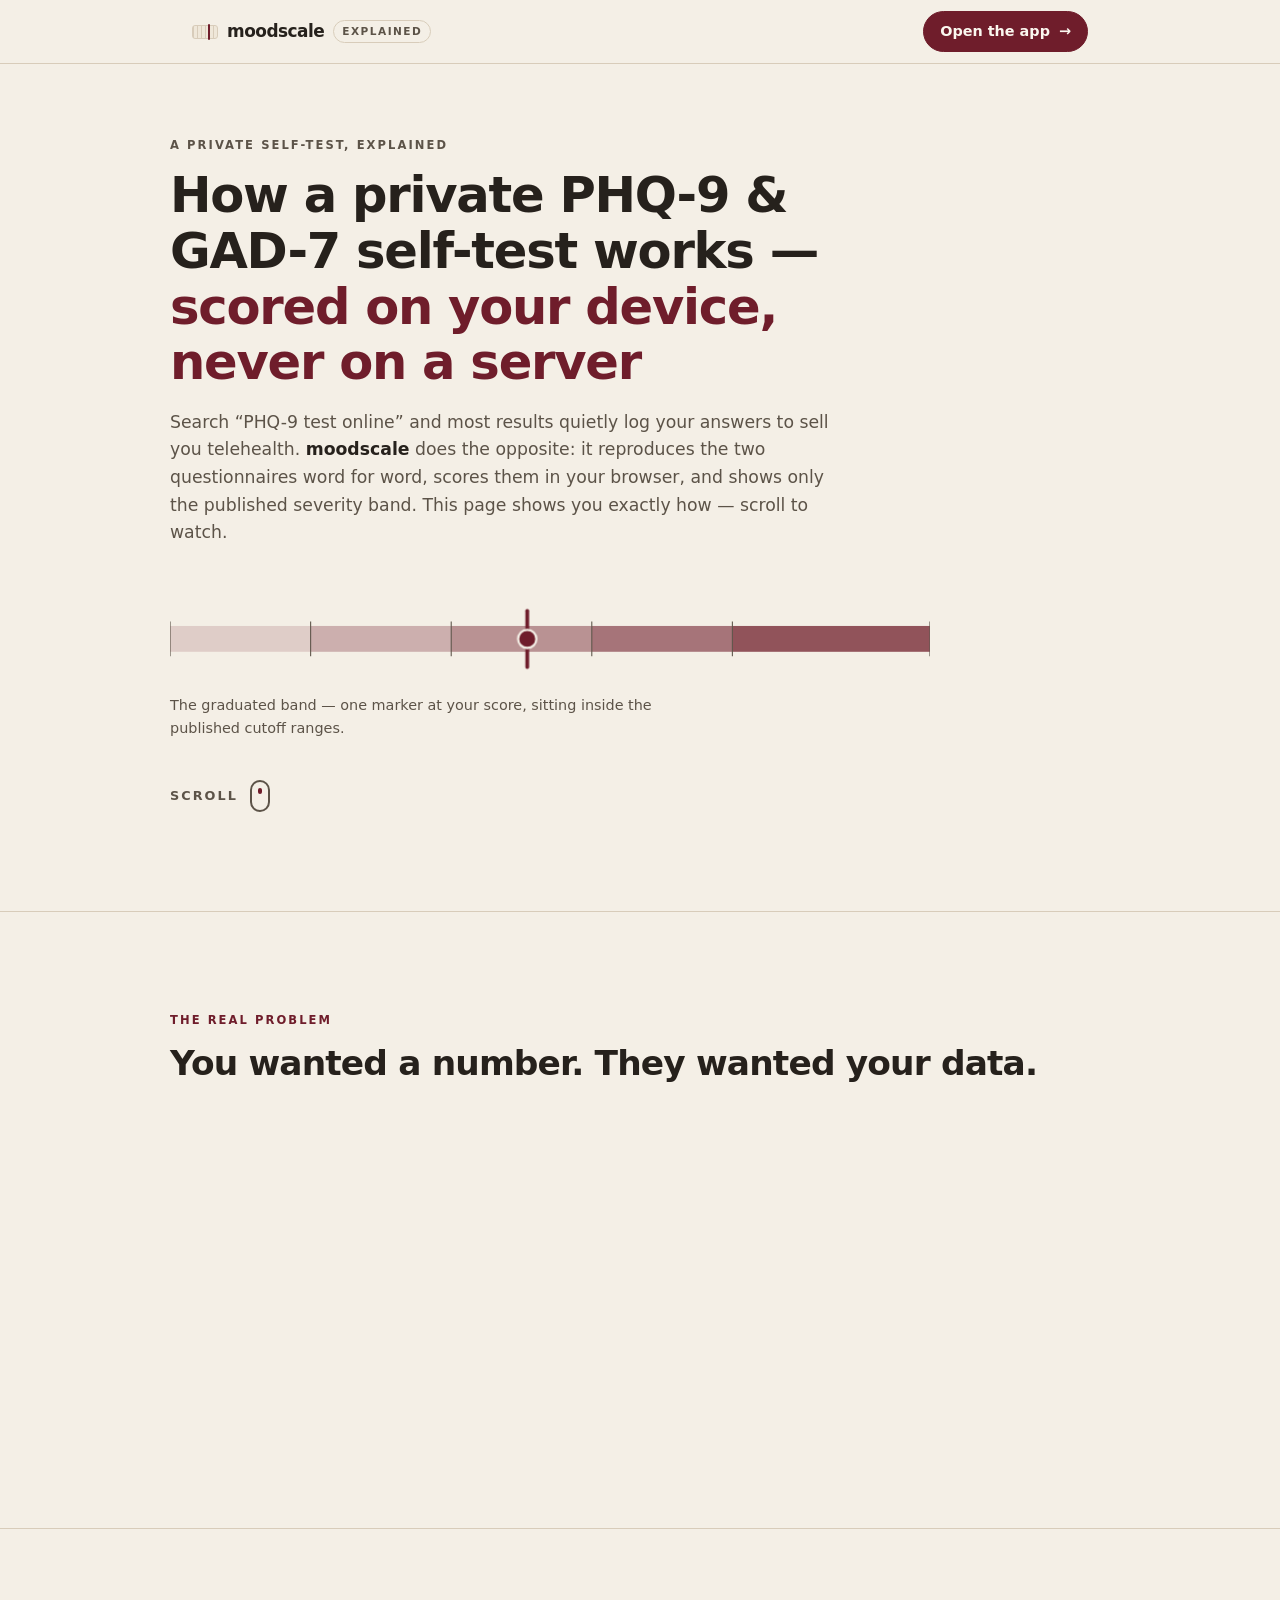
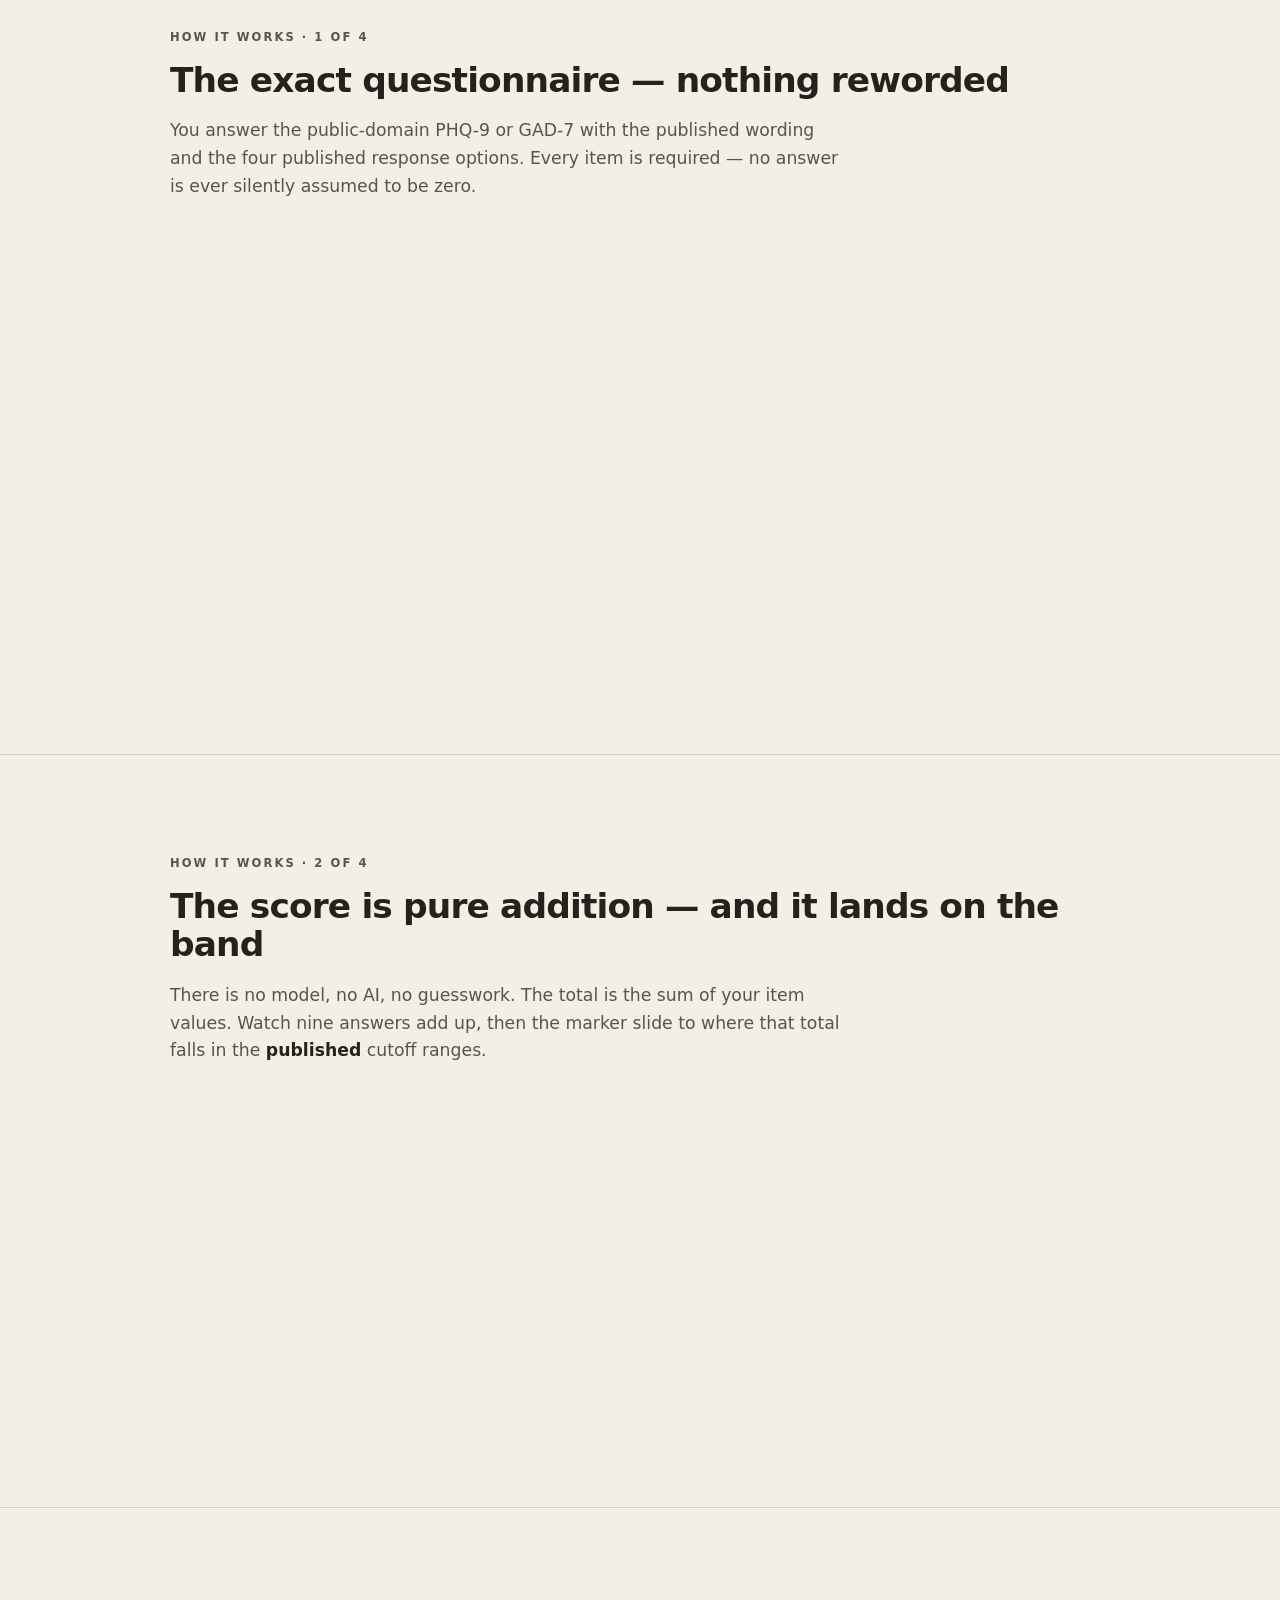
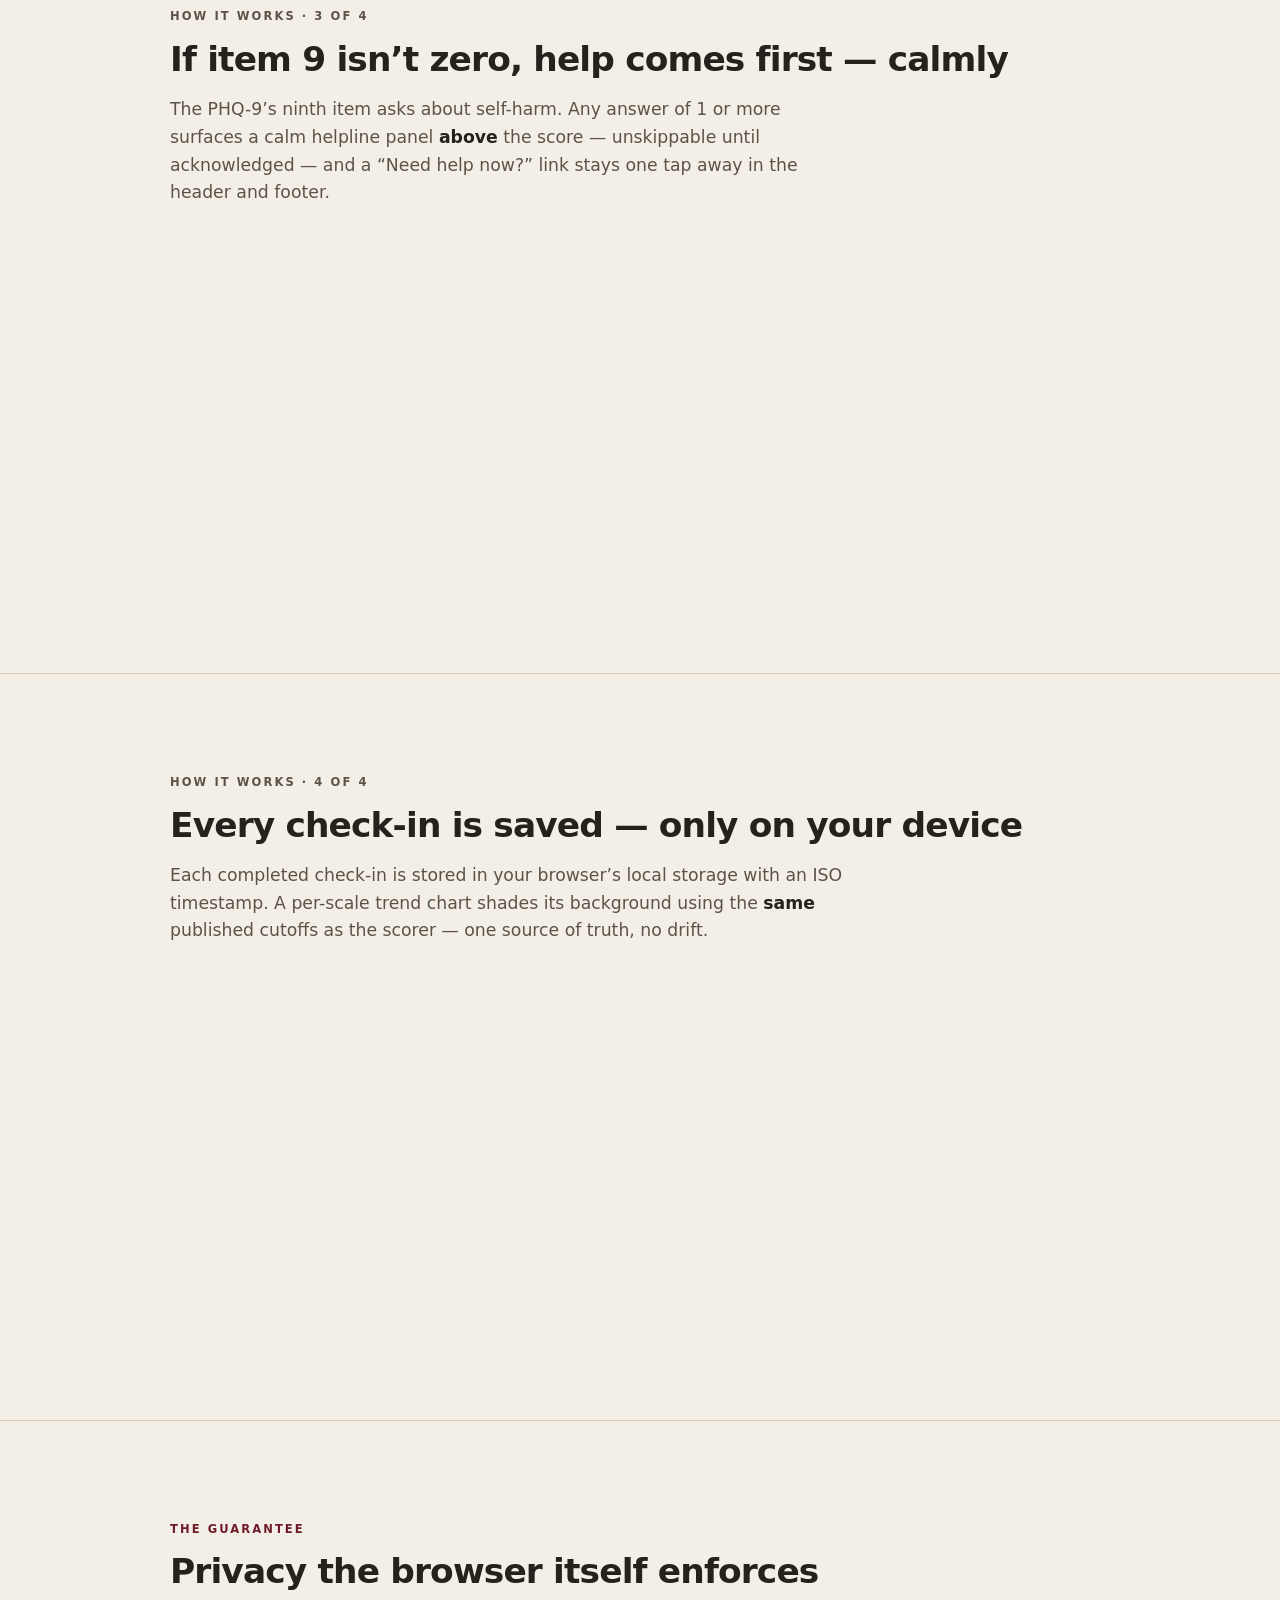
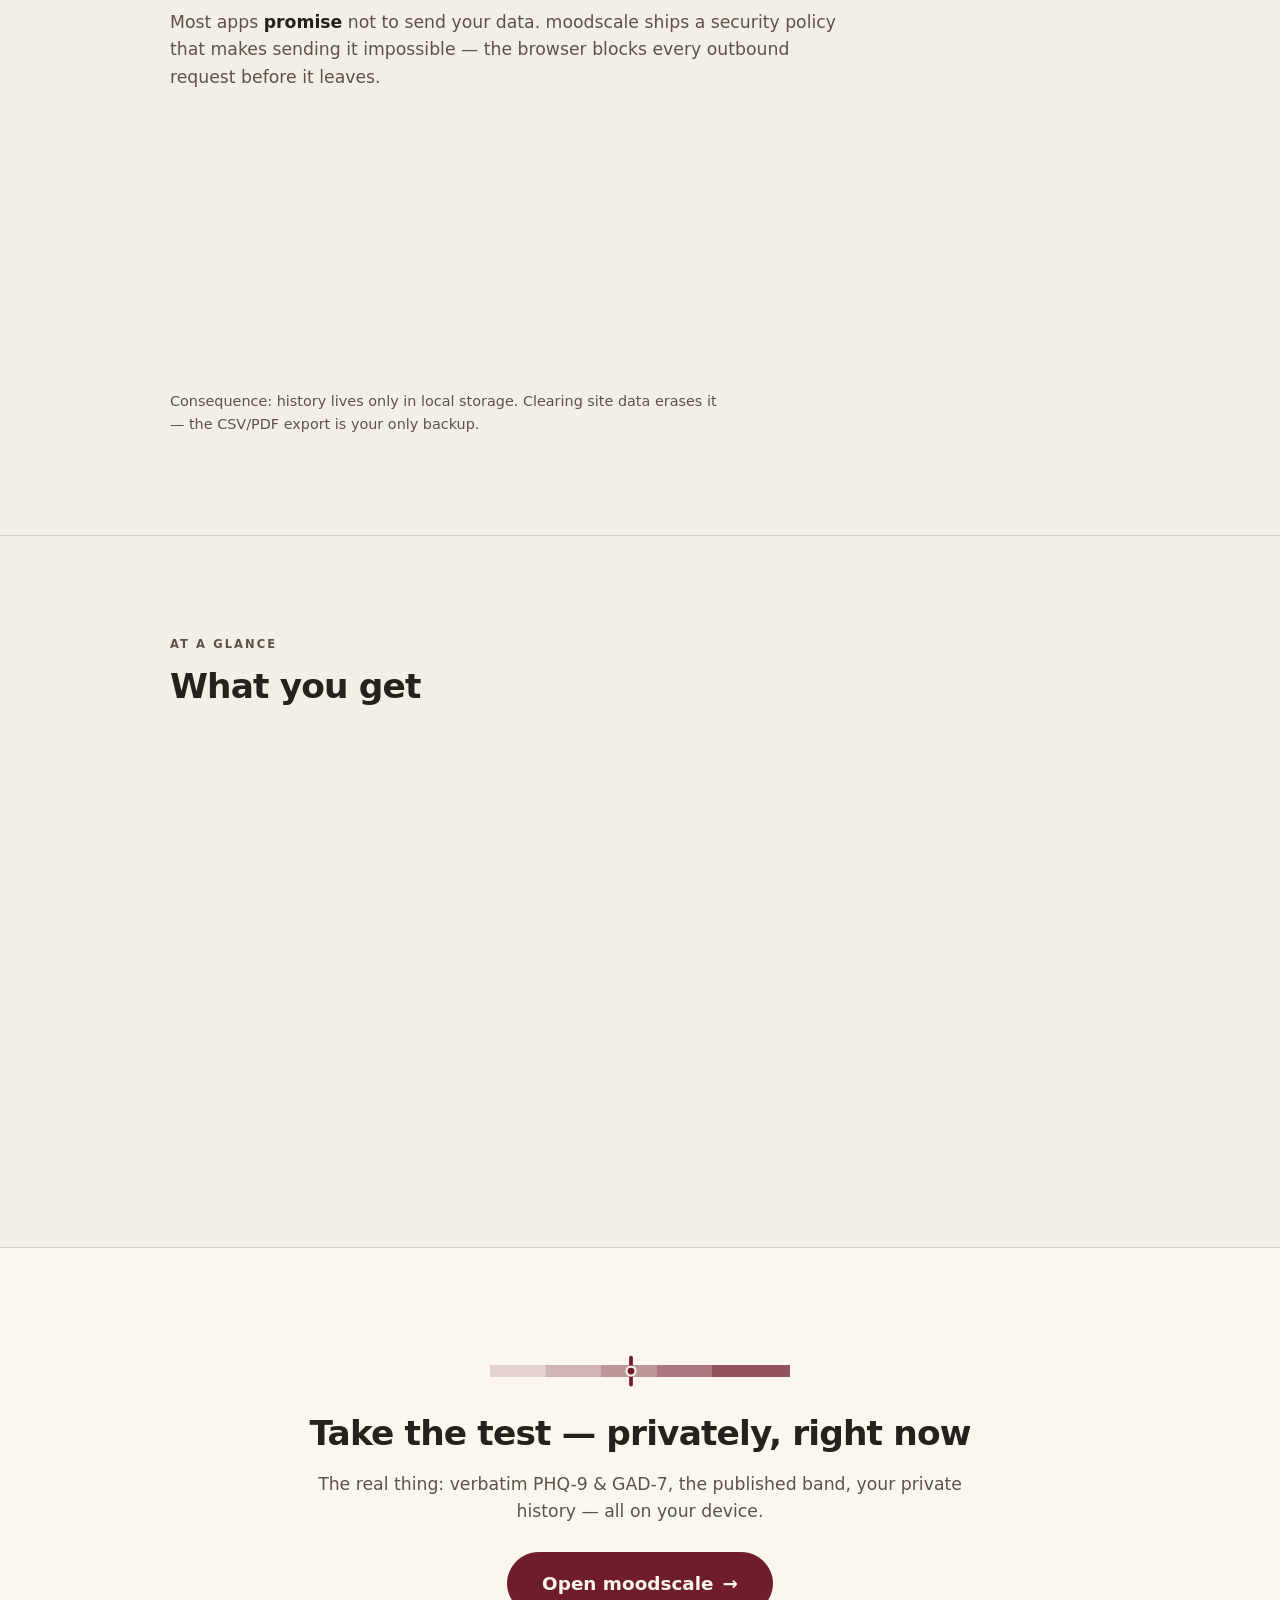
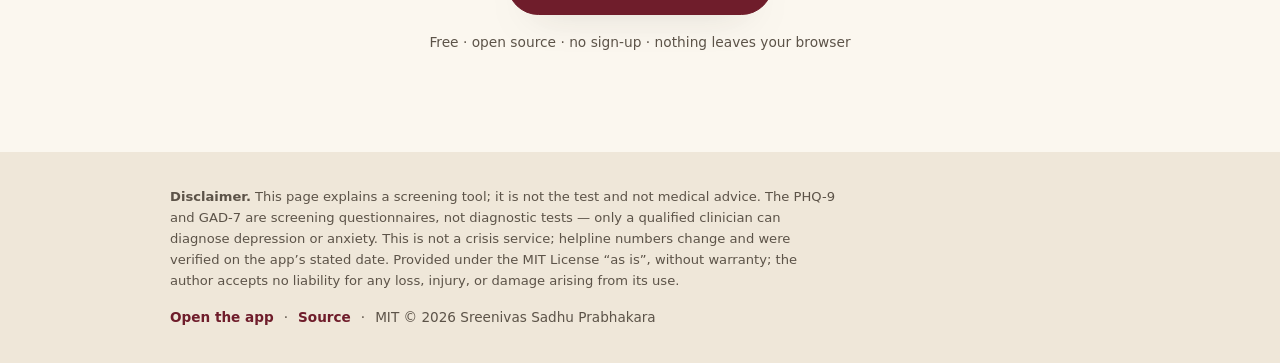
<file: index.html>
<!doctype html>
<html lang="en">
<head>
  <meta charset="utf-8">
  <meta name="viewport" content="width=device-width, initial-scale=1">
  <meta http-equiv="Content-Security-Policy" content="default-src 'self'; connect-src 'none'; img-src 'self' data:; base-uri 'none'; form-action 'none'; frame-ancestors 'none'; object-src 'none'">
  <title>moodscale explained — how a private PHQ-9 & GAD-7 self-test works</title>
  <meta name="description" content="An animated walkthrough of how moodscale scores the PHQ-9 and GAD-7 entirely in your browser: verbatim questions, the published severity band, a calm crisis panel, and a privacy guarantee the browser itself enforces.">
  <meta name="color-scheme" content="light dark">
  <link rel="canonical" href="https://sreenivas-sadhu-prabhakara.github.io/moodscale-explained/">
  <meta name="robots" content="index, follow, max-image-preview:large">
  <meta name="author" content="Sreenivas Sadhu Prabhakara">
  <meta name="keywords" content="how PHQ-9 scoring works, private mental health test explained, PHQ-9 GAD-7 severity bands, offline depression screening, connect-src none privacy, moodscale explainer, screening not diagnosis">
  <meta name="theme-color" content="#181210" media="(prefers-color-scheme: dark)">
  <meta name="theme-color" content="#F4EFE6" media="(prefers-color-scheme: light)">

  <!-- Open Graph -->
  <meta property="og:type" content="website">
  <meta property="og:site_name" content="moodscale explained">
  <meta property="og:title" content="How a private PHQ-9 & GAD-7 self-test works — moodscale explained">
  <meta property="og:description" content="An animated walkthrough: verbatim questions, the exact published severity band, a calm crisis panel, and privacy the browser itself enforces (connect-src 'none').">
  <meta property="og:url" content="https://sreenivas-sadhu-prabhakara.github.io/moodscale-explained/">
  <meta property="og:locale" content="en_US">
  <meta property="og:image" content="https://sreenivas-sadhu-prabhakara.github.io/moodscale-explained/og-image.png">
  <meta property="og:image:width" content="1200">
  <meta property="og:image:height" content="630">
  <meta property="og:image:alt" content="A graduated oxblood severity band with one score marker, over the words 'scored on your device, never on a server'.">

  <!-- Twitter -->
  <meta name="twitter:card" content="summary_large_image">
  <meta name="twitter:title" content="How a private PHQ-9 & GAD-7 self-test works — moodscale explained">
  <meta name="twitter:description" content="An animated walkthrough: verbatim questions, the exact published band, a calm crisis panel, and privacy the browser itself enforces.">
  <meta name="twitter:image" content="https://sreenivas-sadhu-prabhakara.github.io/moodscale-explained/og-image.png">
  <meta name="twitter:image:alt" content="A graduated oxblood severity band with one score marker.">

  <link rel="stylesheet" href="styles.css">
  <link rel="icon" href="favicon.svg" type="image/svg+xml">
  <link rel="apple-touch-icon" href="apple-touch-icon.png">
  <link rel="manifest" href="manifest.webmanifest">

  <!-- Structured data (data block; not affected by script-src) -->
  <script type="application/ld+json">
  {
    "@context": "https://schema.org",
    "@type": "WebApplication",
    "name": "moodscale explained",
    "description": "An animated single-page explainer of how moodscale, a private PHQ-9 and GAD-7 self-test, scores questionnaires entirely on your device and reports only the published severity band.",
    "url": "https://sreenivas-sadhu-prabhakara.github.io/moodscale-explained/",
    "applicationCategory": "HealthApplication",
    "operatingSystem": "Any (modern web browser)",
    "browserRequirements": "Requires a modern web browser.",
    "isAccessibleForFree": true,
    "offers": { "@type": "Offer", "price": "0", "priceCurrency": "USD" },
    "license": "https://opensource.org/licenses/MIT",
    "author": { "@type": "Person", "name": "Sreenivas Sadhu Prabhakara" },
    "softwareVersion": "0.1.0",
    "featureList": [
      "Animated walkthrough of PHQ-9 and GAD-7 scoring",
      "Explains the published severity bands with citations",
      "Shows how the crisis panel and helpline directory work",
      "Explains the connect-src 'none' privacy guarantee",
      "Links to the live moodscale app"
    ]
  }
  </script>
  <script type="application/ld+json">
  {
    "@context": "https://schema.org",
    "@type": "FAQPage",
    "mainEntity": [
      {
        "@type": "Question",
        "name": "How does moodscale keep my answers private?",
        "acceptedAnswer": {
          "@type": "Answer",
          "text": "The page's own Content-Security-Policy sets connect-src to 'none', so the browser physically blocks every outbound network request. Scoring runs in your browser and history is stored only in local storage. Privacy is enforced by the browser, not merely promised."
        }
      },
      {
        "@type": "Question",
        "name": "Is the PHQ-9 or GAD-7 score a diagnosis?",
        "acceptedAnswer": {
          "@type": "Answer",
          "text": "No. Both are screening questionnaires, not diagnostic tests. moodscale shows only the total and the published severity band label with a citation, and adds no interpretation. Only a qualified clinician can diagnose depression or anxiety."
        }
      },
      {
        "@type": "Question",
        "name": "What are the published PHQ-9 severity bands?",
        "acceptedAnswer": {
          "@type": "Answer",
          "text": "0-4 minimal, 5-9 mild, 10-14 moderate, 15-19 moderately severe, and 20-27 severe, from Kroenke, Spitzer & Williams (2001). GAD-7 bands are 0-4 minimal, 5-9 mild, 10-14 moderate, 15-21 severe (Spitzer et al., 2006)."
        }
      },
      {
        "@type": "Question",
        "name": "Is this explainer the app itself?",
        "acceptedAnswer": {
          "@type": "Answer",
          "text": "No. This page explains how the moodscale self-test works. To take the test, open the live app at sreenivas-sadhu-prabhakara.github.io/moodscale/."
        }
      }
    ]
  }
  </script>
</head>
<body>
  <a class="skip-link" href="#main">Skip to the explainer</a>

  <header class="topbar">
    <div class="topbar__inner">
      <span class="wordmark">
        <span class="wordmark__ruler" aria-hidden="true"></span>moodscale
        <span class="wordmark__tag">explained</span>
      </span>
      <a class="cta cta--sm" href="https://sreenivas-sadhu-prabhakara.github.io/moodscale/" rel="noopener">
        Open the app<span class="cta__arrow" aria-hidden="true">&rarr;</span>
      </a>
    </div>
  </header>

  <main id="main">

    <!-- ===================== HOOK ===================== -->
    <section class="scene scene--hook" id="hook" aria-labelledby="hookH">
      <div class="scene__inner">
        <p class="eyebrow">A private self-test, explained</p>
        <h1 id="hookH">How a private PHQ-9 &amp; GAD-7 self-test works &mdash; <span class="accent">scored on your device, never on a server</span></h1>
        <p class="lede">Search &ldquo;PHQ-9 test online&rdquo; and most results quietly log your answers to sell you telehealth. <em>moodscale</em> does the opposite: it reproduces the two questionnaires word for word, scores them in your browser, and shows only the published severity band. This page shows you exactly how &mdash; scroll to watch.</p>

        <!-- hero: the graduated band drawing itself + marker landing -->
        <figure class="hero-band" aria-hidden="true">
          <svg viewBox="0 0 1000 120" preserveAspectRatio="xMidYMid meet" class="bandsvg bandsvg--hero">
            <g class="band-seg">
              <rect x="0"   y="46" width="185" height="34" class="seg seg1"/>
              <rect x="185" y="46" width="185" height="34" class="seg seg2"/>
              <rect x="370" y="46" width="185" height="34" class="seg seg3"/>
              <rect x="555" y="46" width="185" height="34" class="seg seg4"/>
              <rect x="740" y="46" width="260" height="34" class="seg seg5"/>
            </g>
            <g class="band-ticks">
              <line x1="0" y1="40" x2="0" y2="86"/><line x1="185" y1="40" x2="185" y2="86"/>
              <line x1="370" y1="40" x2="370" y2="86"/><line x1="555" y1="40" x2="555" y2="86"/>
              <line x1="740" y1="40" x2="740" y2="86"/><line x1="1000" y1="40" x2="1000" y2="86"/>
            </g>
            <g class="marker marker--hero">
              <line x1="470" y1="26" x2="470" y2="100" class="marker__stem"/>
              <circle cx="470" cy="63" r="12" class="marker__dot"/>
            </g>
          </svg>
          <figcaption class="hero-band__cap">The graduated band &mdash; one marker at your score, sitting inside the published cutoff ranges.</figcaption>
        </figure>

        <p class="scroll-hint" aria-hidden="true"><span class="scroll-hint__word">Scroll</span><span class="scroll-hint__mouse"></span></p>
      </div>
    </section>

    <!-- ===================== THE PROBLEM ===================== -->
    <section class="scene scene--problem" id="problem" aria-labelledby="probH">
      <div class="scene__inner">
        <p class="eyebrow eyebrow--accent">The real problem</p>
        <h2 id="probH">You wanted a number. They wanted your data.</h2>
        <div class="problem-grid">
          <div class="prob-card prob-card--bad reveal">
            <p class="prob-card__label">A typical &ldquo;free online test&rdquo;</p>
            <ul class="prob-list">
              <li><span class="pip pip--x" aria-hidden="true"></span>Answers <b>posted to a server</b> as you tap</li>
              <li><span class="pip pip--x" aria-hidden="true"></span>Email gate before your score</li>
              <li><span class="pip pip--x" aria-hidden="true"></span>Ad &amp; analytics trackers loaded</li>
              <li><span class="pip pip--x" aria-hidden="true"></span>An <b>interpretation</b> it isn&rsquo;t qualified to give</li>
            </ul>
            <div class="wire wire--out" aria-hidden="true">
              <span class="wire__node">you</span>
              <span class="wire__packets"><i></i><i></i><i></i></span>
              <span class="wire__node wire__node--server">server</span>
            </div>
          </div>
          <div class="prob-card prob-card--good reveal">
            <p class="prob-card__label">moodscale</p>
            <ul class="prob-list">
              <li><span class="pip pip--check" aria-hidden="true"></span>Everything computed <b>in your browser</b></li>
              <li><span class="pip pip--check" aria-hidden="true"></span>No sign-up, no email, straight to the score</li>
              <li><span class="pip pip--check" aria-hidden="true"></span>Zero trackers &mdash; the CSP forbids them</li>
              <li><span class="pip pip--check" aria-hidden="true"></span>Only the <b>published band label</b>, cited &mdash; no advice</li>
            </ul>
            <div class="wire wire--blocked" aria-hidden="true">
              <span class="wire__node">you</span>
              <span class="wire__packets wire__packets--stopped"><i></i><i></i><i></i></span>
              <span class="wire__wall">blocked</span>
              <span class="wire__node wire__node--server">server</span>
            </div>
          </div>
        </div>
      </div>
    </section>

    <!-- ===================== STEP 1: VERBATIM QUESTIONS ===================== -->
    <section class="scene scene--how" id="how-verbatim" aria-labelledby="howVH">
      <div class="scene__inner">
        <p class="eyebrow">How it works &middot; 1 of 4</p>
        <h2 id="howVH">The exact questionnaire &mdash; nothing reworded</h2>
        <p class="scene__lede">You answer the public-domain PHQ-9 or GAD-7 with the published wording and the four published response options. Every item is required &mdash; no answer is ever silently assumed to be zero.</p>

        <div class="qdemo reveal">
          <p class="qdemo__stem">Over the last 2 weeks, how often have you been bothered by&hellip;</p>
          <p class="qdemo__item"><span class="qdemo__num">3.</span> Trouble falling or staying asleep, or sleeping too much</p>
          <div class="qdemo__opts" role="radiogroup" aria-label="Demonstration answer options (not interactive)">
            <span class="opt" style="--i:0">Not at all<span class="opt__v">0</span></span>
            <span class="opt opt--on" style="--i:1">Several days<span class="opt__v">1</span></span>
            <span class="opt" style="--i:2">More than half the days<span class="opt__v">2</span></span>
            <span class="opt" style="--i:3">Nearly every day<span class="opt__v">3</span></span>
          </div>
          <p class="qdemo__note">Public-domain wording, reproduced verbatim &mdash; response values 0&ndash;3.</p>
        </div>
      </div>
    </section>

    <!-- ===================== STEP 2: SCORING ===================== -->
    <section class="scene scene--how" id="how-score" aria-labelledby="howSH">
      <div class="scene__inner">
        <p class="eyebrow">How it works &middot; 2 of 4</p>
        <h2 id="howSH">The score is pure addition &mdash; and it lands on the band</h2>
        <p class="scene__lede">There is no model, no AI, no guesswork. The total is the sum of your item values. Watch nine answers add up, then the marker slide to where that total falls in the <em>published</em> cutoff ranges.</p>

        <div class="score-demo reveal">
          <div class="adder" aria-hidden="true">
            <span class="adder__cell" style="--d:0">1</span>
            <span class="adder__cell" style="--d:1">2</span>
            <span class="adder__cell" style="--d:2">3</span>
            <span class="adder__cell" style="--d:3">0</span>
            <span class="adder__cell" style="--d:4">1</span>
            <span class="adder__cell" style="--d:5">2</span>
            <span class="adder__cell" style="--d:6">3</span>
            <span class="adder__cell" style="--d:7">0</span>
            <span class="adder__cell" style="--d:8">1</span>
            <span class="adder__eq">=</span>
            <span class="adder__total">13</span>
          </div>

          <svg viewBox="0 0 1000 150" preserveAspectRatio="xMidYMid meet" class="bandsvg bandsvg--score" aria-hidden="true">
            <g class="band-seg">
              <rect x="0"   y="60" width="185" height="34" class="seg seg1"/>
              <rect x="185" y="60" width="185" height="34" class="seg seg2"/>
              <rect x="370" y="60" width="185" height="34" class="seg seg3"/>
              <rect x="555" y="60" width="185" height="34" class="seg seg4"/>
              <rect x="740" y="60" width="260" height="34" class="seg seg5"/>
            </g>
            <g class="band-ticks">
              <line x1="0" y1="54" x2="0" y2="100"/><line x1="185" y1="54" x2="185" y2="100"/>
              <line x1="370" y1="54" x2="370" y2="100"/><line x1="555" y1="54" x2="555" y2="100"/>
              <line x1="740" y1="54" x2="740" y2="100"/><line x1="1000" y1="54" x2="1000" y2="100"/>
            </g>
            <g class="band-labels">
              <text x="92"  y="128" class="blab">0&ndash;4</text>
              <text x="277" y="128" class="blab">5&ndash;9</text>
              <text x="462" y="128" class="blab">10&ndash;14</text>
              <text x="647" y="128" class="blab">15&ndash;19</text>
              <text x="870" y="128" class="blab">20&ndash;27</text>
            </g>
            <g class="marker marker--score">
              <line x1="0" y1="40" x2="0" y2="114" class="marker__stem"/>
              <circle cx="0" cy="77" r="12" class="marker__dot"/>
            </g>
          </svg>
          <p class="score-verdict reveal">A PHQ-9 of <b>13</b> is shown as <span class="band-chip">Moderate</span> &mdash; the published label, cited to Kroenke, Spitzer &amp; Williams (2001). <em>moodscale adds no interpretation of its own.</em></p>
        </div>
      </div>
    </section>

    <!-- ===================== STEP 3: CRISIS PANEL ===================== -->
    <section class="scene scene--how" id="how-crisis" aria-labelledby="howCH">
      <div class="scene__inner">
        <p class="eyebrow">How it works &middot; 3 of 4</p>
        <h2 id="howCH">If item 9 isn&rsquo;t zero, help comes first &mdash; calmly</h2>
        <p class="scene__lede">The PHQ-9&rsquo;s ninth item asks about self-harm. Any answer of 1 or more surfaces a calm helpline panel <em>above</em> the score &mdash; unskippable until acknowledged &mdash; and a &ldquo;Need help now?&rdquo; link stays one tap away in the header and footer.</p>

        <div class="crisis-demo reveal" role="group" aria-label="Illustration of the crisis panel">
          <div class="crisis-demo__head">
            <span class="crisis-demo__dot" aria-hidden="true"></span>
            <b>You don&rsquo;t have to face this alone</b>
          </div>
          <p class="crisis-demo__body">A directory of verified numbers &mdash; not live help. If you are in immediate danger, call your local emergency services.</p>
          <ul class="hlines">
            <li><b>Tele-MANAS</b><span>14416 / 1-800-891-4416</span></li>
            <li><b>KIRAN</b><span>1800-599-0019</span></li>
            <li><b>US 988</b><span>Suicide &amp; Crisis Lifeline</span></li>
            <li><b>Samaritans (UK/IE)</b><span>116 123</span></li>
          </ul>
          <p class="crisis-demo__ver">Each number shows the date it was verified against an official source.</p>
        </div>
      </div>
    </section>

    <!-- ===================== STEP 4: TREND ===================== -->
    <section class="scene scene--how" id="how-trend" aria-labelledby="howTH">
      <div class="scene__inner">
        <p class="eyebrow">How it works &middot; 4 of 4</p>
        <h2 id="howTH">Every check-in is saved &mdash; only on your device</h2>
        <p class="scene__lede">Each completed check-in is stored in your browser&rsquo;s local storage with an ISO timestamp. A per-scale trend chart shades its background using the <em>same</em> published cutoffs as the scorer &mdash; one source of truth, no drift.</p>

        <div class="trend-demo reveal">
          <svg viewBox="0 0 1000 320" preserveAspectRatio="xMidYMid meet" class="trendsvg" aria-hidden="true">
            <!-- band-shaded background (same cutoffs) -->
            <rect x="70" y="20"  width="900" height="52" class="tband tband5"/>
            <rect x="70" y="72"  width="900" height="52" class="tband tband4"/>
            <rect x="70" y="124" width="900" height="52" class="tband tband3"/>
            <rect x="70" y="176" width="900" height="52" class="tband tband2"/>
            <rect x="70" y="228" width="900" height="52" class="tband tband1"/>
            <g class="taxis">
              <line x1="70" y1="20" x2="70" y2="280"/>
              <line x1="70" y1="280" x2="970" y2="280"/>
              <text x="52" y="55"  class="tlab">27</text>
              <text x="52" y="185" class="tlab">14</text>
              <text x="52" y="283" class="tlab">0</text>
            </g>
            <!-- descending trend polyline -->
            <polyline class="tline" points="150,96 330,150 510,140 690,206 870,244"/>
            <g class="tdots">
              <circle cx="150" cy="96"  r="7" style="--d:0"/>
              <circle cx="330" cy="150" r="7" style="--d:1"/>
              <circle cx="510" cy="140" r="7" style="--d:2"/>
              <circle cx="690" cy="206" r="7" style="--d:3"/>
              <circle cx="870" cy="244" r="7" style="--d:4"/>
            </g>
          </svg>
          <p class="trend-demo__cap">Raw scores over time, ready to print or export as CSV for your clinician. Trend lines carry measurement error &mdash; they are not a measure of treatment response.</p>
        </div>
      </div>
    </section>

    <!-- ===================== PRIVACY GUARANTEE ===================== -->
    <section class="scene scene--privacy" id="privacy" aria-labelledby="privH">
      <div class="scene__inner">
        <p class="eyebrow eyebrow--accent">The guarantee</p>
        <h2 id="privH">Privacy the browser itself enforces</h2>
        <p class="scene__lede">Most apps <em>promise</em> not to send your data. moodscale ships a security policy that makes sending it impossible &mdash; the browser blocks every outbound request before it leaves.</p>

        <div class="csp-card reveal">
          <code class="csp-code">connect-src <span class="csp-none">'none'</span></code>
          <p class="csp-card__say">No fetch. No XHR. No WebSocket. No analytics beacon. No CDN. No external font.</p>
          <div class="csp-anim" aria-hidden="true">
            <span class="csp-anim__from">your answers</span>
            <span class="csp-anim__try"><i></i><i></i><i></i></span>
            <span class="csp-anim__shield">
              <svg viewBox="0 0 24 24" width="26" height="26"><path d="M12 2 4 5v6c0 5 3.5 8.5 8 11 4.5-2.5 8-6 8-11V5z" fill="none" stroke="currentColor" stroke-width="1.8" stroke-linejoin="round"/><path d="m8.5 12 2.4 2.4L15.8 9.5" fill="none" stroke="currentColor" stroke-width="1.8" stroke-linecap="round" stroke-linejoin="round"/></svg>
            </span>
            <span class="csp-anim__net">the network</span>
          </div>
        </div>
        <p class="csp-foot">Consequence: history lives only in local storage. Clearing site data erases it &mdash; the CSV/PDF export is your only backup.</p>
      </div>
    </section>

    <!-- ===================== FEATURE TOUR ===================== -->
    <section class="scene scene--tour" id="tour" aria-labelledby="tourH">
      <div class="scene__inner">
        <p class="eyebrow">At a glance</p>
        <h2 id="tourH">What you get</h2>
        <ul class="tour-grid">
          <li class="tour-card reveal">
            <span class="tour-ic" aria-hidden="true">
              <svg viewBox="0 0 32 20"><rect x="1" y="8" width="30" height="4" rx="1" class="ic-band"/><line x1="20" y1="3" x2="20" y2="17" class="ic-mark"/><circle cx="20" cy="10" r="3" class="ic-dot"/></svg>
            </span>
            <h3>Two validated instruments</h3>
            <p>PHQ-9 (depression) and GAD-7 (anxiety), verbatim, with the four published options.</p>
          </li>
          <li class="tour-card reveal">
            <span class="tour-ic" aria-hidden="true">
              <svg viewBox="0 0 32 20"><text x="16" y="15" text-anchor="middle" class="ic-num">13</text></svg>
            </span>
            <h3>Published band only</h3>
            <p>The exact severity label, cited to the source paper. No advice, no interpretation.</p>
          </li>
          <li class="tour-card reveal">
            <span class="tour-ic" aria-hidden="true">
              <svg viewBox="0 0 32 20"><path d="M16 3 8 5.5v4.5c0 3.2 3 5.6 8 7 5-1.4 8-3.8 8-7V5.5z" fill="none" class="ic-shield"/></svg>
            </span>
            <h3>Calm crisis panel</h3>
            <p>Item-9 safety handling with a verified helpline directory, always one tap away.</p>
          </li>
          <li class="tour-card reveal">
            <span class="tour-ic" aria-hidden="true">
              <svg viewBox="0 0 32 20"><polyline points="3,15 11,9 18,11 29,4" fill="none" class="ic-line"/></svg>
            </span>
            <h3>Private history &amp; trend</h3>
            <p>Every check-in saved locally, charted against the same published cutoffs.</p>
          </li>
          <li class="tour-card reveal">
            <span class="tour-ic" aria-hidden="true">
              <svg viewBox="0 0 32 20"><rect x="8" y="2" width="16" height="16" rx="2" fill="none" class="ic-sheet"/><line x1="11" y1="7" x2="21" y2="7" class="ic-rule"/><line x1="11" y1="11" x2="21" y2="11" class="ic-rule"/><line x1="11" y1="15" x2="17" y2="15" class="ic-rule"/></svg>
            </span>
            <h3>Clinician handoff</h3>
            <p>A clean print-to-PDF sheet and an RFC-4180 CSV export of your full history.</p>
          </li>
          <li class="tour-card reveal">
            <span class="tour-ic" aria-hidden="true">
              <svg viewBox="0 0 32 20"><circle cx="16" cy="10" r="7" fill="none" class="ic-globe"/><line x1="9" y1="10" x2="23" y2="10" class="ic-rule"/><path d="M16 3c3 2 3 12 0 14M16 3c-3 2-3 12 0 14" fill="none" class="ic-globe"/><line x1="4" y1="4" x2="28" y2="16" class="ic-slash"/></svg>
            </span>
            <h3>Works fully offline</h3>
            <p>No network, no accounts, no tracking &mdash; open it once and it keeps working.</p>
          </li>
        </ul>
      </div>
    </section>

    <!-- ===================== CTA ===================== -->
    <section class="scene scene--cta" id="cta" aria-labelledby="ctaH">
      <div class="scene__inner scene__inner--center">
        <figure class="cta-band" aria-hidden="true">
          <svg viewBox="0 0 400 60" preserveAspectRatio="xMidYMid meet" class="bandsvg">
            <rect x="0"   y="24" width="74"  height="16" class="seg seg1"/>
            <rect x="74"  y="24" width="74"  height="16" class="seg seg2"/>
            <rect x="148" y="24" width="74"  height="16" class="seg seg3"/>
            <rect x="222" y="24" width="74"  height="16" class="seg seg4"/>
            <rect x="296" y="24" width="104" height="16" class="seg seg5"/>
            <line x1="188" y1="14" x2="188" y2="50" class="marker__stem"/>
            <circle cx="188" cy="32" r="6" class="marker__dot"/>
          </svg>
        </figure>
        <h2 id="ctaH">Take the test &mdash; privately, right now</h2>
        <p class="scene__lede scene__lede--center">The real thing: verbatim PHQ-9 &amp; GAD-7, the published band, your private history &mdash; all on your device.</p>
        <a class="cta cta--big" href="https://sreenivas-sadhu-prabhakara.github.io/moodscale/" rel="noopener">
          Open moodscale<span class="cta__arrow" aria-hidden="true">&rarr;</span>
        </a>
        <p class="cta__sub">Free &middot; open source &middot; no sign-up &middot; nothing leaves your browser</p>
      </div>
    </section>

    <footer class="foot">
      <div class="foot__inner">
        <p class="foot__disc"><b>Disclaimer.</b> This page explains a screening tool; it is not the test and not medical advice. The PHQ-9 and GAD-7 are screening questionnaires, not diagnostic tests &mdash; only a qualified clinician can diagnose depression or anxiety. This is not a crisis service; helpline numbers change and were verified on the app&rsquo;s stated date. Provided under the MIT License &ldquo;as is&rdquo;, without warranty; the author accepts no liability for any loss, injury, or damage arising from its use.</p>
        <p class="foot__links">
          <a href="https://sreenivas-sadhu-prabhakara.github.io/moodscale/" rel="noopener">Open the app</a>
          <span aria-hidden="true">&middot;</span>
          <a href="https://github.com/Sreenivas-Sadhu-Prabhakara/moodscale" rel="noopener">Source</a>
          <span aria-hidden="true">&middot;</span>
          <span>MIT &copy; 2026 Sreenivas Sadhu Prabhakara</span>
        </p>
      </div>
    </footer>
  </main>

  <script src="app.js"></script>
</body>
</html>
</file>
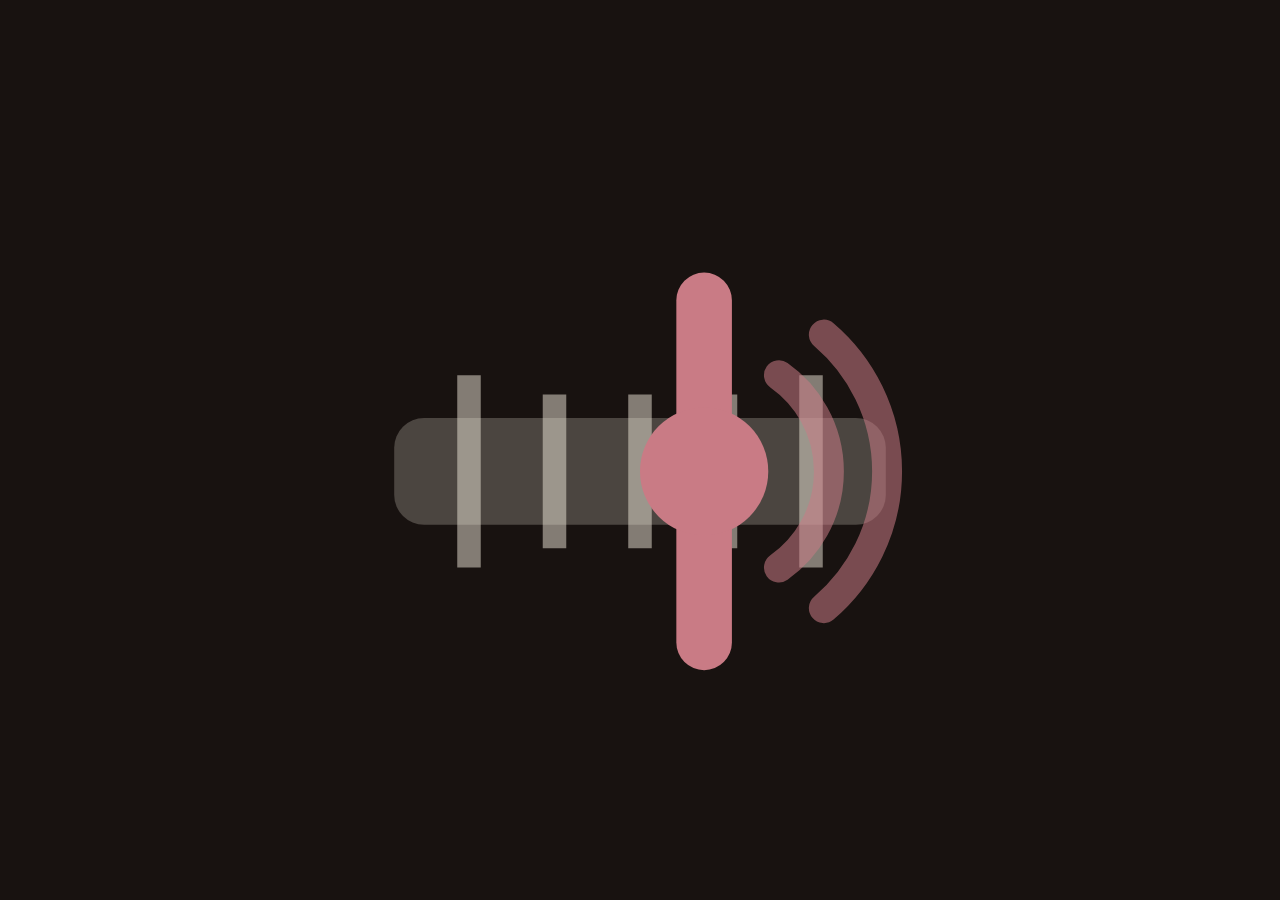
<file: assets/icon.html>
<!doctype html>
<html lang="en">
<head>
<meta charset="utf-8">
<style>
  * { box-sizing: border-box; margin: 0; padding: 0; }
  html, body { width: 100%; height: 100%; overflow: hidden; background: #181210; }
  body { display: grid; place-items: center; }
  /* 12% safe padding -> art fills the middle 76vmin */
  .mark { width: 76vmin; height: 76vmin; display: block; }
</style>
</head>
<body>
  <svg class="mark" viewBox="0 0 32 32" aria-hidden="true">
    <!-- short graduated band -->
    <rect x="4.5" y="14.5" width="23" height="5" rx="1.4" fill="#EDE6D8" opacity="0.24"/>
    <g stroke="#EDE6D8" stroke-width="1.1" opacity="0.5">
      <line x1="8"  y1="12.5" x2="8"  y2="21.5"/>
      <line x1="12" y1="13.4" x2="12" y2="20.6"/>
      <line x1="16" y1="13.4" x2="16" y2="20.6"/>
      <line x1="20" y1="13.4" x2="20" y2="20.6"/>
      <line x1="24" y1="12.5" x2="24" y2="21.5"/>
    </g>
    <!-- "explained" cue: two concentric arcs radiating from the marker -->
    <g fill="none" stroke="#C97B85" stroke-width="1.4" stroke-linecap="round" opacity="0.55">
      <path d="M22.5 12.5 A5.5 5.5 0 0 1 22.5 21.5"/>
      <path d="M24.6 10.6 A8.4 8.4 0 0 1 24.6 23.4"/>
    </g>
    <!-- single oxblood marker -->
    <line x1="19" y1="9" x2="19" y2="25" stroke="#C97B85" stroke-width="2.6" stroke-linecap="round"/>
    <circle cx="19" cy="17" r="3" fill="#C97B85"/>
  </svg>
</body>
</html>
</file>
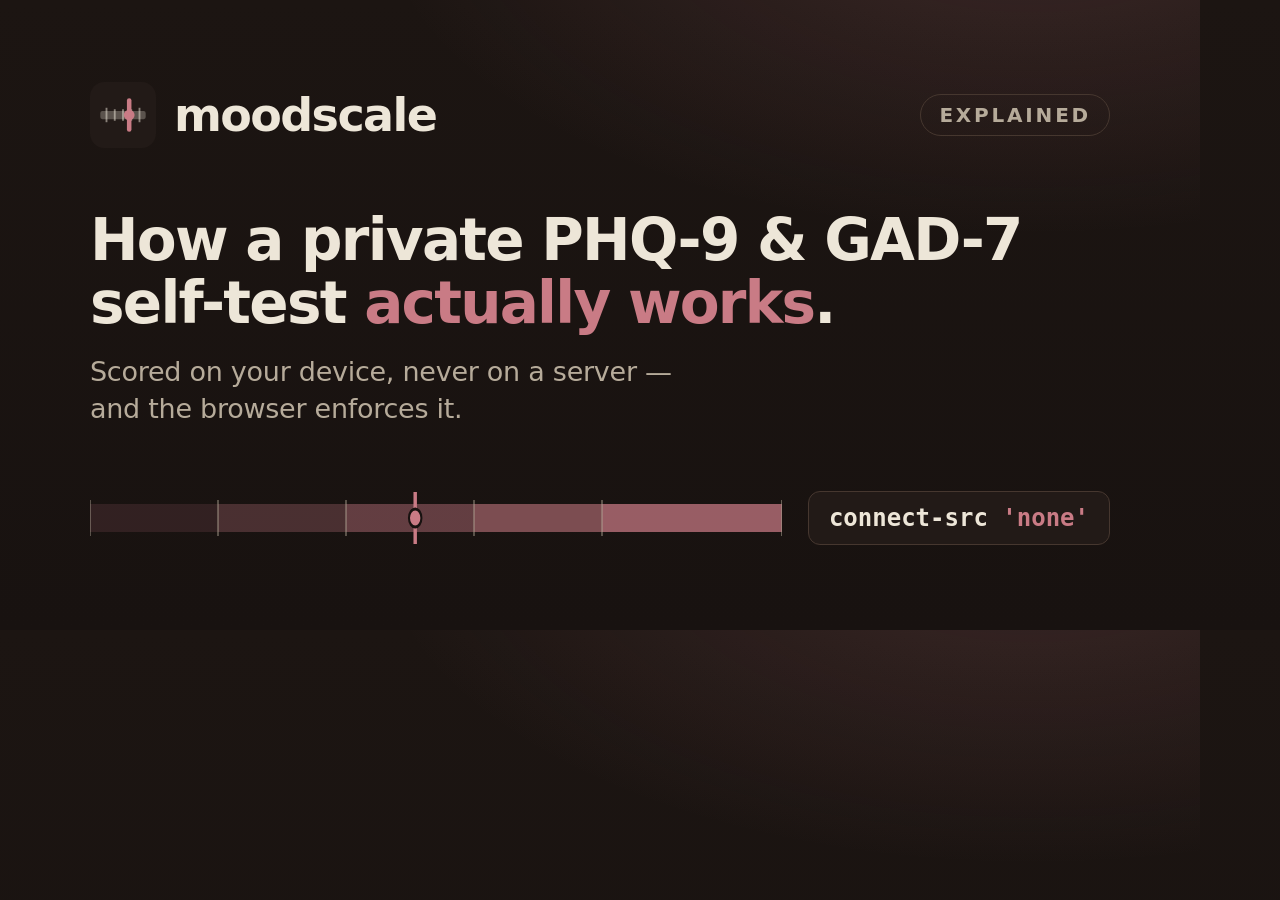
<file: assets/og.html>
<!doctype html>
<html lang="en">
<head>
<meta charset="utf-8">
<style>
  :root {
    --bg:      #181210;
    --panel:   #221a17;
    --ink:     #EDE6D8;
    --soft:    #b6ab9a;
    --accent:  #C97B85;
    --hair:    #46372f;
    --sans: system-ui, -apple-system, "Segoe UI", Roboto, "Helvetica Neue", Arial, sans-serif;
  }
  * { box-sizing: border-box; margin: 0; padding: 0; }
  html, body { width: 1200px; height: 630px; overflow: hidden; }
  body {
    position: relative;
    background:
      radial-gradient(1100px 560px at 86% -16%, rgba(201,123,133,0.18), transparent 60%),
      linear-gradient(180deg, #1c1512 0%, #181210 100%);
    font-family: var(--sans);
    color: var(--ink);
    -webkit-font-smoothing: antialiased;
    padding: 82px 90px;
    display: flex; flex-direction: column; justify-content: space-between;
  }
  .top { display: flex; align-items: center; justify-content: space-between; }
  .brand { display: flex; align-items: center; gap: 18px; }
  .brand svg { width: 66px; height: 66px; }
  .wordmark { font-size: 46px; font-weight: 800; letter-spacing: -0.035em; }
  .tag {
    font-size: 20px; font-weight: 700; text-transform: uppercase; letter-spacing: 0.14em;
    color: var(--soft); border: 1px solid var(--hair); border-radius: 999px; padding: 8px 18px;
  }

  .headline { max-width: 1000px; }
  .headline h1 { font-size: 58px; font-weight: 800; letter-spacing: -0.03em; line-height: 1.08; }
  .headline .accent { color: var(--accent); }
  .headline p {
    margin-top: 20px; font-size: 27px; font-weight: 500; color: var(--soft);
    letter-spacing: -0.01em; max-width: 34ch; line-height: 1.34;
  }

  .rulerwrap { display: flex; align-items: center; gap: 26px; }
  .ruler { flex: 1; height: 60px; }
  .csp {
    font-family: ui-monospace, "SF Mono", Menlo, Consolas, monospace;
    font-size: 24px; font-weight: 700; color: var(--ink);
    background: var(--panel); border: 1px solid var(--hair); border-radius: 12px; padding: 12px 20px;
    white-space: nowrap;
  }
  .csp .none { color: var(--accent); }
</style>
</head>
<body>
  <div class="top">
    <div class="brand">
      <svg viewBox="0 0 32 32" aria-hidden="true">
        <rect width="32" height="32" rx="7" fill="#221a17"/>
        <rect x="5" y="14" width="22" height="4" rx="1" fill="#EDE6D8" opacity="0.28"/>
        <g stroke="#EDE6D8" stroke-width="0.9" opacity="0.5">
          <line x1="8" y1="12.5" x2="8" y2="19.5"/><line x1="12" y1="13.2" x2="12" y2="18.8"/>
          <line x1="16" y1="13.2" x2="16" y2="18.8"/><line x1="20" y1="13.2" x2="20" y2="18.8"/>
          <line x1="24" y1="12.5" x2="24" y2="19.5"/>
        </g>
        <line x1="19" y1="9" x2="19" y2="23" stroke="#C97B85" stroke-width="2.2" stroke-linecap="round"/>
        <circle cx="19" cy="16" r="2.6" fill="#C97B85"/>
      </svg>
      <span class="wordmark">moodscale</span>
    </div>
    <span class="tag">explained</span>
  </div>

  <div class="headline">
    <h1>How a private PHQ-9 &amp; GAD-7<br>self-test <span class="accent">actually works</span>.</h1>
    <p>Scored on your device, never on a server &mdash; and the browser enforces it.</p>
  </div>

  <div class="rulerwrap">
    <svg class="ruler" viewBox="0 0 1000 60" preserveAspectRatio="none" aria-hidden="true">
      <rect x="0"   y="16" width="185" height="28" fill="#C97B85" fill-opacity="0.14"/>
      <rect x="185" y="16" width="185" height="28" fill="#C97B85" fill-opacity="0.28"/>
      <rect x="370" y="16" width="185" height="28" fill="#C97B85" fill-opacity="0.42"/>
      <rect x="555" y="16" width="185" height="28" fill="#C97B85" fill-opacity="0.56"/>
      <rect x="740" y="16" width="260" height="28" fill="#C97B85" fill-opacity="0.72"/>
      <g stroke="#b6ab9a" stroke-width="1">
        <line x1="0" y1="12" x2="0" y2="48"/><line x1="185" y1="12" x2="185" y2="48"/>
        <line x1="370" y1="12" x2="370" y2="48"/><line x1="555" y1="12" x2="555" y2="48"/>
        <line x1="740" y1="12" x2="740" y2="48"/><line x1="1000" y1="12" x2="1000" y2="48"/>
      </g>
      <line x1="470" y1="4" x2="470" y2="56" stroke="#C97B85" stroke-width="5"/>
      <circle cx="470" cy="30" r="9" fill="#C97B85" stroke="#181210" stroke-width="3"/>
    </svg>
    <span class="csp">connect-src <span class="none">'none'</span></span>
  </div>
</body>
</html>
</file>
<file: styles.css>
/* ============================================================
   moodscale explained — an animated walkthrough of the private
   PHQ-9 / GAD-7 self-test. Same family as the app: bone + oxblood,
   the graduated-band motif. Light + dark, WCAG-AA in both.
   All motion respects prefers-reduced-motion (degrades to static).
   ============================================================ */

:root {
  /* Light (default) */
  --bg:        #F4EFE6;  /* bone */
  --surface:   #FBF7EF;  /* lifted bone card */
  --surface2:  #EFE7D9;
  --ink:       #26211C;  /* warm ink */
  --ink-soft:  #5c5348;  /* AA on bone ~6.5:1 */
  --hair:      #d8ccba;  /* clay hairline */
  --hair2:     #cabfad;
  --accent:    #6F1D2B;  /* oxblood */
  --accent-ink:#FBF7EF;  /* text ON oxblood */
  --accent-2:  #8a2636;
  --focus:     #6F1D2B;
  --ok:        #3f6b4a;
  --bad:       #8a2f2f;

  --sans: system-ui, -apple-system, "Segoe UI", Roboto, "Helvetica Neue", Arial, sans-serif;
  --mono: ui-monospace, "SF Mono", Menlo, Consolas, monospace;
  --radius: 14px;
  --radius-sm: 9px;
  --wrap: 940px;
  --shadow: 0 16px 40px -28px rgba(38,33,28,0.55);
  --ease: cubic-bezier(0.22, 0.61, 0.36, 1);
}

@media (prefers-color-scheme: dark) {
  :root {
    --bg:        #181210;  /* espresso-black */
    --surface:   #221a17;
    --surface2:  #2c221d;
    --ink:       #EDE6D8;  /* bone text */
    --ink-soft:  #b6ab9a;  /* AA on espresso ~7:1 */
    --hair:      #3a2e28;
    --hair2:     #46372f;
    --accent:    #C97B85;  /* lifted rose-oxblood, AA on espresso */
    --accent-ink:#1a1210;
    --accent-2:  #d9929b;
    --focus:     #C97B85;
    --ok:        #8fbf9c;
    --bad:       #e08b8b;
    --shadow: 0 18px 46px -26px rgba(0,0,0,0.75);
  }
}

* { box-sizing: border-box; }
html { -webkit-text-size-adjust: 100%; scroll-behavior: smooth; }
body {
  margin: 0;
  background: var(--bg);
  color: var(--ink);
  font-family: var(--sans);
  font-size: 16px;
  line-height: 1.6;
  -webkit-font-smoothing: antialiased;
  text-rendering: optimizeLegibility;
  overflow-x: hidden;
}

h1, h2, h3 { margin: 0; font-weight: 800; letter-spacing: -0.025em; line-height: 1.12; }
h2 { font-size: clamp(1.5rem, 3.6vw, 2.15rem); }
h3 { font-size: 1.06rem; font-weight: 700; letter-spacing: -0.01em; }
p { margin: 0; }
b { font-weight: 700; }
em { font-style: normal; font-weight: 700; color: var(--ink); }
.accent { color: var(--accent); }
code { font-family: var(--mono); }
.num, [class*="__v"], .adder__cell, .adder__total, .blab, .tlab, .ic-num {
  font-variant-numeric: tabular-nums;
}

.skip-link {
  position: absolute; left: 12px; top: -60px;
  background: var(--accent); color: var(--accent-ink);
  padding: 10px 16px; border-radius: 10px; font-weight: 700;
  z-index: 90; transition: top 0.18s var(--ease); text-decoration: none;
}
.skip-link:focus { top: 12px; }

a:focus-visible, button:focus-visible, .cta:focus-visible {
  outline: 3px solid var(--focus); outline-offset: 3px; border-radius: 8px;
}

/* ---------- top bar ---------- */
.topbar {
  position: sticky; top: 0; z-index: 50;
  background: color-mix(in srgb, var(--bg) 86%, transparent);
  backdrop-filter: saturate(1.1) blur(8px);
  border-bottom: 1px solid var(--hair);
}
.topbar__inner {
  max-width: var(--wrap); margin: 0 auto; padding: 11px 22px;
  display: flex; align-items: center; justify-content: space-between; gap: 12px;
}
.wordmark {
  display: inline-flex; align-items: center; gap: 9px;
  font-weight: 800; font-size: 1.06rem; letter-spacing: -0.03em; color: var(--ink);
}
.wordmark__ruler {
  width: 26px; height: 14px; border-radius: 3px; flex: 0 0 auto;
  background:
    repeating-linear-gradient(90deg, var(--hair) 0 1px, transparent 1px 4px),
    linear-gradient(90deg, var(--surface2), var(--surface2));
  position: relative; border: 1px solid var(--hair);
}
.wordmark__ruler::after {
  content: ""; position: absolute; top: -2px; bottom: -2px; left: 62%;
  width: 2px; background: var(--accent); border-radius: 2px;
}
.wordmark__tag {
  font-size: 0.66rem; text-transform: uppercase; letter-spacing: 0.14em;
  font-weight: 700; color: var(--ink-soft);
  border: 1px solid var(--hair); border-radius: 999px; padding: 2px 8px;
}

/* ---------- CTA button ---------- */
.cta {
  display: inline-flex; align-items: center; gap: 9px;
  background: var(--accent); color: var(--accent-ink);
  border: 1px solid var(--accent); border-radius: 999px;
  font-weight: 700; text-decoration: none;
  transition: transform 0.15s var(--ease), background 0.15s, box-shadow 0.15s;
}
.cta:hover { background: var(--accent-2); transform: translateY(-1px); }
.cta__arrow { transition: transform 0.18s var(--ease); }
.cta:hover .cta__arrow { transform: translateX(3px); }
.cta--sm { padding: 8px 16px; font-size: 0.9rem; }
.cta--big {
  padding: 16px 34px; font-size: 1.15rem; margin-top: 26px;
  box-shadow: var(--shadow);
}

/* ---------- scenes ---------- */
.scene { padding: clamp(64px, 11vh, 128px) 22px; border-bottom: 1px solid var(--hair); }
.scene:last-of-type { border-bottom: none; }
.scene__inner { max-width: var(--wrap); margin: 0 auto; }
.scene__inner--center { text-align: center; display: flex; flex-direction: column; align-items: center; }

.eyebrow {
  font-size: 0.72rem; text-transform: uppercase; letter-spacing: 0.18em;
  color: var(--ink-soft); font-weight: 700; margin-bottom: 14px;
}
.eyebrow--accent { color: var(--accent); }

.lede, .scene__lede {
  margin-top: 18px; max-width: 62ch; color: var(--ink-soft); font-size: 1.08rem;
}
.scene__lede--center { margin-left: auto; margin-right: auto; }
.lede em, .scene__lede em { color: var(--ink); }

/* ---------- hook / hero ---------- */
.scene--hook { padding-top: clamp(48px, 8vh, 84px); }
#hookH { font-size: clamp(2rem, 5vw, 3.1rem); max-width: 20ch; }

.hero-band { margin: 44px 0 8px; }
.bandsvg { width: 100%; height: auto; display: block; }
.bandsvg--hero { max-width: 760px; }
.hero-band__cap, .trend-demo__cap {
  margin-top: 12px; color: var(--ink-soft); font-size: 0.9rem; max-width: 58ch;
}

/* graduated band segments (lightness ramp of the accent) */
.seg { fill: var(--accent); }
.seg1 { fill-opacity: 0.16; }
.seg2 { fill-opacity: 0.30; }
.seg3 { fill-opacity: 0.44; }
.seg4 { fill-opacity: 0.58; }
.seg5 { fill-opacity: 0.74; }
.band-ticks line { stroke: var(--ink-soft); stroke-width: 1.4; }
.blab, .tlab { fill: var(--ink-soft); font-size: 24px; font-weight: 700; text-anchor: middle; font-family: var(--sans); }
.tlab { text-anchor: end; }
.marker__stem { stroke: var(--accent); stroke-width: 5; stroke-linecap: round; }
.marker__dot { fill: var(--accent); stroke: var(--bg); stroke-width: 3; }

/* draw-in animation for the hero band */
.hero-band .band-seg .seg { transform-box: fill-box; transform-origin: left center; transform: scaleX(0); }
.hero-band.in .band-seg .seg { animation: segIn 0.6s var(--ease) both; }
.hero-band.in .seg1 { animation-delay: 0.1s; }
.hero-band.in .seg2 { animation-delay: 0.22s; }
.hero-band.in .seg3 { animation-delay: 0.34s; }
.hero-band.in .seg4 { animation-delay: 0.46s; }
.hero-band.in .seg5 { animation-delay: 0.58s; }
@keyframes segIn { to { transform: scaleX(1); } }
.marker--hero { opacity: 0; }
.marker--hero .marker__stem { stroke-dasharray: 80; stroke-dashoffset: 80; }
.hero-band.in .marker--hero { animation: heroMarkerIn 0.7s var(--ease) 0.8s both; }
.hero-band.in .marker--hero .marker__stem { animation: dashIn 0.6s var(--ease) 0.8s both; }
@keyframes heroMarkerIn { from { opacity: 0; transform: translateY(-8px); } to { opacity: 1; transform: none; } }
@keyframes dashIn { to { stroke-dashoffset: 0; } }

.scroll-hint {
  margin-top: 40px; display: flex; align-items: center; gap: 12px;
  color: var(--ink-soft); font-size: 0.8rem; text-transform: uppercase; letter-spacing: 0.16em; font-weight: 700;
}
.scroll-hint__mouse {
  width: 20px; height: 32px; border: 2px solid var(--ink-soft); border-radius: 12px; position: relative;
}
.scroll-hint__mouse::after {
  content: ""; position: absolute; top: 6px; left: 50%; margin-left: -2px;
  width: 4px; height: 6px; border-radius: 2px; background: var(--accent);
  animation: wheel 1.6s var(--ease) infinite;
}
@keyframes wheel { 0% { opacity: 0; transform: translateY(0); } 40% { opacity: 1; } 100% { opacity: 0; transform: translateY(10px); } }

/* ---------- reveal-on-scroll base ---------- */
.reveal { opacity: 0; transform: translateY(26px); transition: opacity 0.7s var(--ease), transform 0.7s var(--ease); }
.reveal.in { opacity: 1; transform: none; }

/* ---------- problem ---------- */
.problem-grid { display: grid; grid-template-columns: 1fr 1fr; gap: 20px; margin-top: 34px; }
.prob-card {
  background: var(--surface); border: 1px solid var(--hair); border-radius: var(--radius);
  padding: 24px; box-shadow: var(--shadow);
}
.prob-card--good { border-color: color-mix(in srgb, var(--accent) 45%, var(--hair)); }
.prob-card--good .prob-card__label { color: var(--accent); }
.prob-card__label {
  font-weight: 800; font-size: 0.78rem; text-transform: uppercase; letter-spacing: 0.1em;
  color: var(--ink-soft); margin-bottom: 16px;
}
.prob-list { list-style: none; margin: 0; padding: 0; display: flex; flex-direction: column; gap: 12px; }
.prob-list li { display: flex; align-items: flex-start; gap: 11px; font-size: 0.98rem; }
.pip { flex: 0 0 auto; width: 20px; height: 20px; border-radius: 50%; position: relative; margin-top: 1px; }
.pip--x { background: color-mix(in srgb, var(--bad) 18%, transparent); }
.pip--x::before, .pip--x::after {
  content: ""; position: absolute; left: 5px; top: 9px; width: 10px; height: 2px; background: var(--bad); border-radius: 2px;
}
.pip--x::before { transform: rotate(45deg); }
.pip--x::after { transform: rotate(-45deg); }
.pip--check { background: color-mix(in srgb, var(--ok) 20%, transparent); }
.pip--check::after {
  content: ""; position: absolute; left: 6px; top: 4px; width: 5px; height: 9px;
  border: solid var(--ok); border-width: 0 2px 2px 0; transform: rotate(42deg);
}

/* the packet wire animation */
.wire {
  margin-top: 20px; padding-top: 16px; border-top: 1px dashed var(--hair2);
  display: flex; align-items: center; gap: 8px; font-size: 0.74rem; font-weight: 700;
  text-transform: uppercase; letter-spacing: 0.08em; color: var(--ink-soft);
}
.wire__node { background: var(--surface2); border: 1px solid var(--hair); border-radius: 6px; padding: 4px 9px; }
.wire__node--server { margin-left: auto; }
.wire__packets { position: relative; flex: 1; height: 14px; overflow: hidden; }
.wire__packets i {
  position: absolute; top: 4px; width: 6px; height: 6px; border-radius: 50%; background: var(--bad); left: 0;
}
.wire--out .wire__packets i { animation: flowout 1.9s linear infinite; }
.wire--out .wire__packets i:nth-child(2) { animation-delay: 0.63s; }
.wire--out .wire__packets i:nth-child(3) { animation-delay: 1.26s; }
@keyframes flowout { from { left: 0; opacity: 1; } 90% { opacity: 1; } to { left: 100%; opacity: 0.6; } }
.wire--blocked .wire__packets { flex: 0 0 44px; }
.wire--blocked .wire__packets i { background: var(--ok); animation: flowstop 1.9s var(--ease) infinite; }
.wire--blocked .wire__packets i:nth-child(2) { animation-delay: 0.4s; }
.wire--blocked .wire__packets i:nth-child(3) { animation-delay: 0.8s; }
@keyframes flowstop { 0% { left: 0; opacity: 1; } 55%,100% { left: 38px; opacity: 0.15; } }
.wire__wall {
  color: var(--ok); border: 1.5px solid var(--ok); border-radius: 6px; padding: 4px 9px;
}

/* ---------- how: verbatim question ---------- */
.qdemo {
  margin-top: 32px; background: var(--surface); border: 1px solid var(--hair);
  border-radius: var(--radius); padding: 26px; box-shadow: var(--shadow); max-width: 640px;
}
.qdemo__stem { color: var(--ink-soft); font-size: 0.9rem; }
.qdemo__item { margin-top: 10px; font-size: 1.12rem; font-weight: 700; display: flex; gap: 10px; }
.qdemo__num { color: var(--accent); }
.qdemo__opts { margin-top: 18px; display: flex; flex-direction: column; gap: 10px; }
.opt {
  display: flex; align-items: center; justify-content: space-between;
  border: 1.5px solid var(--hair); border-radius: 10px; padding: 12px 16px;
  font-weight: 600; color: var(--ink); background: var(--bg);
}
.opt--on { border-color: var(--accent); background: color-mix(in srgb, var(--accent) 12%, var(--surface)); }
.opt__v {
  font-weight: 800; color: var(--ink-soft); border: 1px solid var(--hair);
  border-radius: 6px; min-width: 26px; text-align: center; padding: 1px 0;
}
.opt--on .opt__v { color: var(--accent-ink); background: var(--accent); border-color: var(--accent); }
.qdemo__note { margin-top: 16px; color: var(--ink-soft); font-size: 0.82rem; }
/* stagger options in when revealed */
.qdemo__opts.in .opt { animation: optin 0.5s var(--ease) both; animation-delay: calc(var(--i) * 0.09s + 0.15s); }
@keyframes optin { from { opacity: 0; transform: translateX(-10px); } to { opacity: 1; transform: none; } }
.qdemo__opts.in .opt--on { animation: optin 0.5s var(--ease) both, optpop 0.5s var(--ease) both; animation-delay: calc(var(--i) * 0.09s + 0.15s); }
@keyframes optpop { 0%,70% { box-shadow: 0 0 0 0 transparent; } 85% { box-shadow: 0 0 0 6px color-mix(in srgb, var(--accent) 22%, transparent); } 100% { box-shadow: 0 0 0 0 transparent; } }

/* ---------- how: scoring ---------- */
.score-demo { margin-top: 32px; }
.adder {
  display: flex; flex-wrap: wrap; align-items: center; gap: 9px; margin-bottom: 28px;
  font-size: 1.35rem; font-weight: 800;
}
.adder__cell {
  width: 42px; height: 42px; display: grid; place-items: center;
  background: var(--surface); border: 1px solid var(--hair); border-radius: 9px; color: var(--ink);
}
.adder.in .adder__cell { animation: cellpop 0.4s var(--ease) both; animation-delay: calc(var(--d) * 0.08s); }
@keyframes cellpop { from { opacity: 0; transform: scale(0.7); } to { opacity: 1; transform: none; } }
.adder__eq { color: var(--ink-soft); margin: 0 4px; }
.adder__total {
  width: 58px; height: 52px; display: grid; place-items: center;
  background: var(--accent); color: var(--accent-ink); border-radius: 11px; font-size: 1.6rem;
}
.adder.in .adder__total { animation: cellpop 0.5s var(--ease) both; animation-delay: 0.85s; }

.bandsvg--score { max-width: 820px; }
.marker--score { opacity: 0; }
.marker--score .marker__stem, .marker--score .marker__dot { transition: none; }
/* on reveal, slide the marker group from x=0 to the "13" position (46.2% of 1000 = 462) */
.bandsvg--score.in .marker--score { animation: markerin 0.9s var(--ease) 1s both; }
@keyframes markerin { 0% { opacity: 0; transform: translateX(0); } 20% { opacity: 1; } 100% { opacity: 1; transform: translateX(462px); } }

.score-verdict { margin-top: 24px; max-width: 60ch; font-size: 1.05rem; }
.band-chip {
  display: inline-block; background: var(--accent); color: var(--accent-ink);
  font-weight: 800; border-radius: 999px; padding: 2px 14px;
}

/* ---------- how: crisis ---------- */
.crisis-demo {
  margin-top: 32px; max-width: 560px;
  background: var(--surface); border: 1px solid color-mix(in srgb, var(--accent) 40%, var(--hair));
  border-left: 4px solid var(--accent); border-radius: var(--radius); padding: 24px; box-shadow: var(--shadow);
}
.crisis-demo__head { display: flex; align-items: center; gap: 10px; font-size: 1.1rem; }
.crisis-demo__dot {
  width: 11px; height: 11px; border-radius: 50%; background: var(--accent); flex: 0 0 auto;
  box-shadow: 0 0 0 5px color-mix(in srgb, var(--accent) 20%, transparent);
  animation: pulse 2.4s var(--ease) infinite;
}
@keyframes pulse { 0%,100% { box-shadow: 0 0 0 5px color-mix(in srgb, var(--accent) 20%, transparent); } 50% { box-shadow: 0 0 0 9px color-mix(in srgb, var(--accent) 8%, transparent); } }
.crisis-demo__body { margin-top: 12px; color: var(--ink-soft); font-size: 0.95rem; }
.hlines { list-style: none; margin: 16px 0 0; padding: 0; display: grid; grid-template-columns: 1fr 1fr; gap: 10px; }
.hlines li {
  background: var(--bg); border: 1px solid var(--hair); border-radius: 9px; padding: 10px 12px;
  display: flex; flex-direction: column; gap: 2px;
}
.hlines b { font-size: 0.9rem; }
.hlines span { color: var(--ink-soft); font-size: 0.82rem; font-variant-numeric: tabular-nums; }
.crisis-demo__ver { margin-top: 14px; color: var(--ink-soft); font-size: 0.8rem; }

/* ---------- how: trend ---------- */
.trend-demo { margin-top: 32px; }
.trendsvg { width: 100%; height: auto; max-width: 820px; display: block; }
.tband { fill: var(--accent); }
.tband1 { fill-opacity: 0.08; }
.tband2 { fill-opacity: 0.16; }
.tband3 { fill-opacity: 0.26; }
.tband4 { fill-opacity: 0.38; }
.tband5 { fill-opacity: 0.52; }
.taxis line { stroke: var(--ink-soft); stroke-width: 1.4; }
.tline { fill: none; stroke: var(--accent); stroke-width: 4; stroke-linecap: round; stroke-linejoin: round;
  stroke-dasharray: 1200; stroke-dashoffset: 1200; }
.trend-demo.in .tline { animation: draw 1.8s var(--ease) 0.2s forwards; }
@keyframes draw { to { stroke-dashoffset: 0; } }
.tdots circle { fill: var(--accent); stroke: var(--bg); stroke-width: 3; opacity: 0; }
.trend-demo.in .tdots circle { animation: dotin 0.4s var(--ease) both; animation-delay: calc(var(--d) * 0.3s + 0.4s); }
@keyframes dotin { from { opacity: 0; transform: scale(0); } to { opacity: 1; transform: none; } }
.tdots circle { transform-box: fill-box; transform-origin: center; }

/* ---------- privacy ---------- */
.csp-card {
  margin-top: 32px; background: var(--surface); border: 1px solid var(--hair);
  border-radius: var(--radius); padding: 30px; box-shadow: var(--shadow); text-align: center;
}
.csp-code {
  font-family: var(--mono); font-size: clamp(1.2rem, 3.4vw, 1.9rem); font-weight: 700;
  color: var(--ink); background: var(--surface2); border: 1px solid var(--hair);
  border-radius: 10px; padding: 12px 22px; display: inline-block;
}
.csp-none { color: var(--accent); font-weight: 800; }
.csp-card__say { margin-top: 18px; color: var(--ink-soft); font-size: 0.98rem; }
.csp-anim {
  margin-top: 26px; display: flex; align-items: center; justify-content: center; gap: 14px;
  flex-wrap: wrap; font-size: 0.8rem; font-weight: 700; text-transform: uppercase; letter-spacing: 0.08em; color: var(--ink-soft);
}
.csp-anim__from, .csp-anim__net {
  background: var(--bg); border: 1px solid var(--hair); border-radius: 8px; padding: 8px 12px;
}
.csp-anim__try { position: relative; width: 74px; height: 14px; overflow: hidden; }
.csp-anim__try i {
  position: absolute; top: 4px; left: 0; width: 6px; height: 6px; border-radius: 50%; background: var(--accent);
  animation: tryblock 2s var(--ease) infinite;
}
.csp-anim__try i:nth-child(2) { animation-delay: 0.5s; }
.csp-anim__try i:nth-child(3) { animation-delay: 1s; }
@keyframes tryblock { 0% { left: 0; opacity: 1; } 55%,100% { left: 60px; opacity: 0.1; } }
.csp-anim__shield { color: var(--accent); display: inline-flex; align-items: center; }
.csp-anim__shield svg { display: block; }
.csp-foot { margin-top: 22px; color: var(--ink-soft); font-size: 0.9rem; max-width: 60ch; }

/* ---------- feature tour ---------- */
.tour-grid { list-style: none; margin: 34px 0 0; padding: 0;
  display: grid; grid-template-columns: repeat(3, 1fr); gap: 18px; }
.tour-card {
  background: var(--surface); border: 1px solid var(--hair); border-radius: var(--radius);
  padding: 22px; box-shadow: var(--shadow);
}
.tour-ic {
  display: inline-flex; align-items: center; justify-content: center;
  width: 52px; height: 40px; margin-bottom: 12px;
  background: var(--surface2); border: 1px solid var(--hair); border-radius: 10px;
}
.tour-ic svg { width: 34px; height: auto; }
.tour-card h3 { margin-bottom: 6px; }
.tour-card p { color: var(--ink-soft); font-size: 0.94rem; }
.ic-band { fill: var(--accent); fill-opacity: 0.4; }
.ic-mark { stroke: var(--accent); stroke-width: 2.4; stroke-linecap: round; }
.ic-dot { fill: var(--accent); }
.ic-num { fill: var(--accent); font-size: 15px; font-weight: 800; font-family: var(--sans); }
.ic-shield, .ic-line, .ic-globe, .ic-sheet { stroke: var(--accent); stroke-width: 1.8; stroke-linejoin: round; stroke-linecap: round; }
.ic-rule { stroke: var(--ink-soft); stroke-width: 1.6; stroke-linecap: round; }
.ic-slash { stroke: var(--accent); stroke-width: 2; stroke-linecap: round; }

/* ---------- cta ---------- */
.scene--cta { background: var(--surface); }
.cta-band { margin: 0 0 22px; }
.cta-band .bandsvg { max-width: 320px; margin: 0 auto; }
.cta__sub { margin-top: 16px; color: var(--ink-soft); font-size: 0.86rem; }

/* ---------- footer ---------- */
.foot { background: var(--surface2); padding: 34px 22px; }
.foot__inner { max-width: var(--wrap); margin: 0 auto; }
.foot__disc { color: var(--ink-soft); font-size: 0.82rem; max-width: 80ch; }
.foot__links {
  margin-top: 16px; display: flex; flex-wrap: wrap; gap: 10px; align-items: center;
  color: var(--ink-soft); font-size: 0.85rem;
}
.foot__links a { color: var(--accent); font-weight: 700; text-decoration: none; }
.foot__links a:hover { text-decoration: underline; }

/* ---------- responsive ---------- */
@media (max-width: 720px) {
  .problem-grid { grid-template-columns: 1fr; }
  .tour-grid { grid-template-columns: 1fr; }
  .hlines { grid-template-columns: 1fr; }
}

/* ============================================================
   REDUCED MOTION — every animation degrades to a legible static
   state; nothing depends on motion to be understood.
   ============================================================ */
@media (prefers-reduced-motion: reduce) {
  html { scroll-behavior: auto; }
  *, *::before, *::after {
    animation-duration: 0.001ms !important;
    animation-iteration-count: 1 !important;
    transition-duration: 0.001ms !important;
  }
  /* show everything in its final state */
  .reveal { opacity: 1 !important; transform: none !important; }
  .band-seg .seg { transform: none !important; }
  .marker--hero, .marker--score, .tdots circle { opacity: 1 !important; }
  .marker--score { transform: translateX(462px) !important; }
  .marker--hero .marker__stem { stroke-dashoffset: 0 !important; }
  .tline { stroke-dashoffset: 0 !important; }
  .opt, .adder__cell, .adder__total { opacity: 1 !important; transform: none !important; }
  .scroll-hint { display: none; }
}

/* ---------- print ---------- */
@media print {
  .topbar, .scroll-hint, .cta { display: none !important; }
  .scene { padding: 20px 0; border-color: #ccc; }
  body { background: #fff; color: #000; }
  .reveal { opacity: 1 !important; transform: none !important; }
}
</file>
